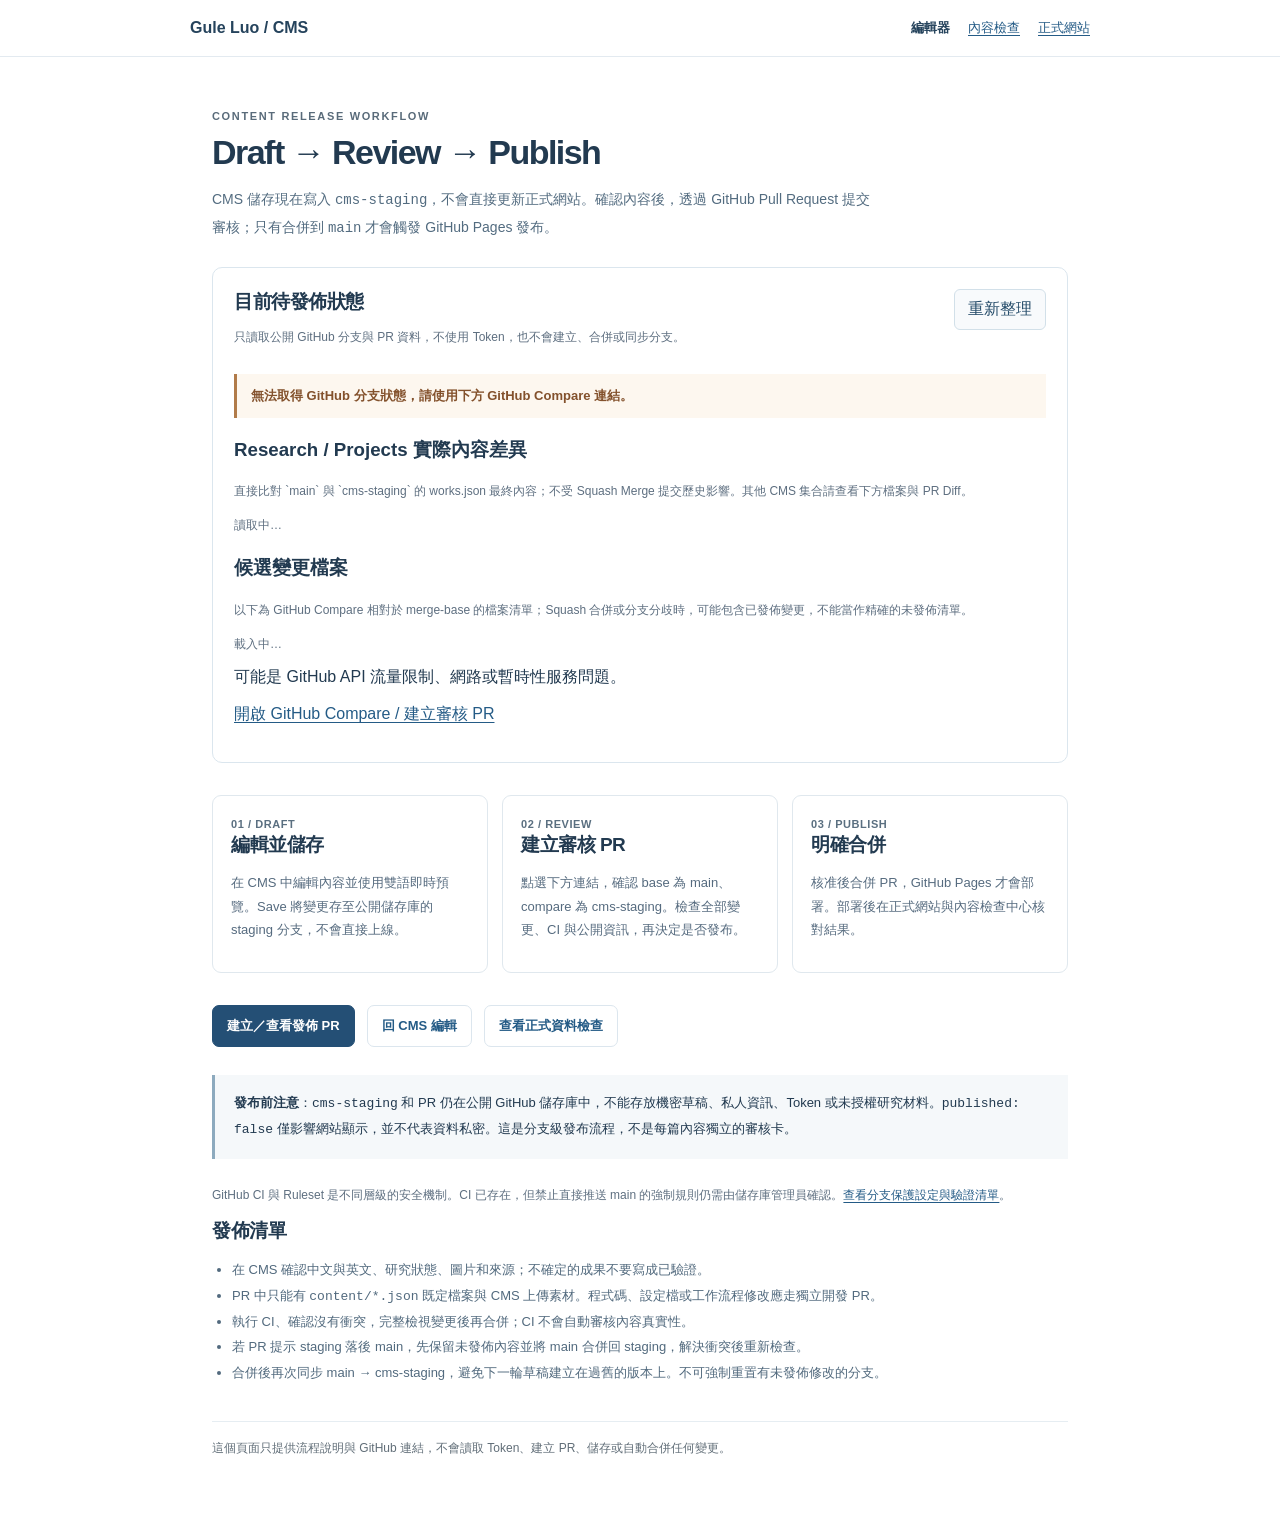
<file: admin/publish.html>
<!doctype html>
<html lang="zh-Hant">
<head>
<meta charset="utf-8"><meta name="viewport" content="width=device-width,initial-scale=1">
<meta name="robots" content="noindex,nofollow">
<meta name="color-scheme" content="light">
<title>Draft → Review → Publish · Portfolio CMS</title>
<style>
:root{font-family:Inter,-apple-system,BlinkMacSystemFont,"Segoe UI",sans-serif;color:#223a50;background:#fff}*{box-sizing:border-box}
body{margin:0}a{color:#245b86;text-underline-offset:3px}a:focus-visible{outline:3px solid #8db7dc;outline-offset:3px}
header{border-bottom:1px solid #e3eaf0;padding:19px max(22px,calc((100vw - 900px)/2));display:flex;gap:20px;align-items:center;justify-content:space-between;flex-wrap:wrap}
header a:first-child{color:#25435c;font-weight:750;text-decoration:none}nav{display:flex;gap:18px;font-size:13px}
main{max-width:900px;margin:auto;padding:42px 22px 70px}h1{font-size:34px;letter-spacing:-.045em;margin:8px 0 14px}
h2{font-size:19px;letter-spacing:-.025em;margin:0 0 12px}.kicker{color:#596b7a;letter-spacing:.15em;font-size:11px;font-weight:750}
.lead{font-size:14px;color:#536c80;line-height:1.9;max-width:670px}.steps{display:grid;grid-template-columns:repeat(3,minmax(0,1fr));gap:14px;margin:32px 0}
article{border:1px solid #e0e8ee;border-radius:9px;padding:18px;min-width:0}article p{font-size:13px;line-height:1.8;color:#566b7f}
.step{font-size:11px;color:#5a6f80;font-weight:700;letter-spacing:.05em}.actions{display:flex;flex-wrap:wrap;gap:12px;margin:18px 0 28px}
.actions a{padding:11px 14px;border:1px solid #dce6ee;border-radius:7px;text-decoration:none;font-size:13px;font-weight:650}
.actions a.primary{background:#244f75;color:#fff;border-color:#244f75}.warning{padding:16px 19px;border-left:3px solid #8daabe;background:#f5f8fa;font-size:13px;line-height:1.9;margin:26px 0}
ul{padding-left:20px;color:#526a7e;line-height:1.95;font-size:13px}footer{font-size:12px;color:#616e78;border-top:1px solid #e6edf2;padding-top:18px;margin-top:36px}
@media(max-width:680px){.steps{grid-template-columns:1fr}h1{font-size:27px}header{padding:15px 22px}}
.release-panel{border:1px solid #dbe6ee;border-radius:10px;padding:21px;margin:26px 0;background:#fff}
.release-panel h2{margin-bottom:6px}.release-top{display:flex;align-items:start;justify-content:space-between;gap:12px;flex-wrap:wrap}
.refresh{padding:9px 13px;border:1px solid #d2e0e9;border-radius:6px;background:#f8fafc;color:#254c6a;font:inherit;cursor:pointer}
.refresh:disabled{opacity:.55;cursor:wait}.refresh:focus-visible{outline:3px solid #8db7dc;outline-offset:2px}
.state{font-size:13px;font-weight:650;color:#425d70;padding:11px 14px;border-left:3px solid #829bab;background:#f5f8fa;line-height:1.7}
.state.synced{border-left-color:#4c8b78;background:#eef7f2;color:#315f50}
.state.attention{border-left-color:#b17b49;background:#fdf7ef;color:#83512c}
.state.review{border-left-color:#668fb2;background:#f0f6fb;color:#385c7a}
#branch-delta{font-size:12px;color:#5e7080;margin:10px 0}
#release-notes{margin:12px 0}#release-notes p{font-size:12px;line-height:1.75;color:#6a5965;margin:7px 0}
.file-list{list-style:none;padding:0;margin:10px 0;max-height:260px;overflow:auto;border-top:1px solid #e5edf2}
.file-list li{display:flex;justify-content:space-between;gap:12px;padding:9px 0;border-bottom:1px solid #e5edf2}
.file-list li.unsafe{color:#a64c3c}.file-name{overflow-wrap:anywhere;min-width:0}.file-state{flex:none;color:#616d77}
.quiet,.release-caption{font-size:12px;line-height:1.8;color:#5e6f80}
</style>
</head>
<body>
<header><a href="../">Gule Luo / CMS</a><nav aria-label="Navigation"><a href="./">編輯器</a><a href="review.html">內容檢查</a><a href="../">正式網站</a></nav></header>
<main>
<p class="kicker">CONTENT RELEASE WORKFLOW</p>
<h1>Draft → Review → Publish</h1>
<p class="lead">CMS 儲存現在寫入 <code>cms-staging</code>，不會直接更新正式網站。確認內容後，透過 GitHub Pull Request 提交審核；只有合併到 <code>main</code> 才會觸發 GitHub Pages 發布。</p>
<section class="release-panel" aria-labelledby="release-heading">
<div class="release-top"><div><h2 id="release-heading">目前待發佈狀態</h2><p class="release-caption">只讀取公開 GitHub 分支與 PR 資料，不使用 Token，也不會建立、合併或同步分支。</p></div>
<button class="refresh" id="refresh" type="button">重新整理</button></div>
<p class="state" id="release-status" role="status" aria-live="polite">正在讀取 GitHub 分支狀態…</p>
<p id="branch-delta"></p>
<h3>Research / Projects 實際內容差異</h3>
<p class="release-caption">直接比對 `main` 與 `cms-staging` 的 works.json 最終內容；不受 Squash Merge 提交歷史影響。其他 CMS 集合請查看下方檔案與 PR Diff。</p>
<div id="work-diff" aria-live="polite"><p class="quiet">讀取中…</p></div>
<h3>候選變更檔案</h3>
<p class="release-caption">以下為 GitHub Compare 相對於 merge-base 的檔案清單；Squash 合併或分支分歧時，可能包含已發佈變更，不能當作精確的未發佈清單。</p>
<div id="changed-files"><p class="quiet">載入中…</p></div>
<div id="release-notes" aria-label="發佈前提醒"></div>
<p><a id="release-link" href="https://github.com/Gule7309/yuhisang.lo/compare/main...cms-staging?expand=1" target="_blank" rel="noopener noreferrer">開啟 GitHub Compare / 建立審核 PR</a></p>
</section>
<div class="steps">
<article><span class="step">01 / DRAFT</span><h2>編輯並儲存</h2><p>在 CMS 中編輯內容並使用雙語即時預覽。Save 將變更存至公開儲存庫的 staging 分支，不會直接上線。</p></article>
<article><span class="step">02 / REVIEW</span><h2>建立審核 PR</h2><p>點選下方連結，確認 base 為 main、compare 為 cms-staging。檢查全部變更、CI 與公開資訊，再決定是否發布。</p></article>
<article><span class="step">03 / PUBLISH</span><h2>明確合併</h2><p>核准後合併 PR，GitHub Pages 才會部署。部署後在正式網站與內容檢查中心核對結果。</p></article>
</div>
<div class="actions">
<a class="primary" href="https://github.com/Gule7309/yuhisang.lo/compare/main...cms-staging?expand=1" target="_blank" rel="noopener noreferrer">建立／查看發佈 PR</a>
<a href="./">回 CMS 編輯</a>
<a href="review.html">查看正式資料檢查</a>
</div>
<div class="warning"><strong>發布前注意</strong>：<code>cms-staging</code> 和 PR 仍在公開 GitHub 儲存庫中，不能存放機密草稿、私人資訊、Token 或未授權研究材料。<code>published: false</code> 僅影響網站顯示，並不代表資料私密。這是分支級發布流程，不是每篇內容獨立的審核卡。</div>
<p class="release-caption">GitHub CI 與 Ruleset 是不同層級的安全機制。CI 已存在，但禁止直接推送 main 的強制規則仍需由儲存庫管理員確認。<a href="https://github.com/Gule7309/yuhisang.lo/blob/main/docs/release-governance.md" target="_blank" rel="noopener noreferrer">查看分支保護設定與驗證清單</a>。</p>
<h2>發佈清單</h2>
<ul>
<li>在 CMS 確認中文與英文、研究狀態、圖片和來源；不確定的成果不要寫成已驗證。</li>
<li>PR 中只能有 <code>content/*.json</code> 既定檔案與 CMS 上傳素材。程式碼、設定檔或工作流程修改應走獨立開發 PR。</li>
<li>執行 CI、確認沒有衝突，完整檢視變更後再合併；CI 不會自動審核內容真實性。</li>
<li>若 PR 提示 staging 落後 main，先保留未發佈內容並將 main 合併回 staging，解決衝突後重新檢查。</li>
<li>合併後再次同步 main → cms-staging，避免下一輪草稿建立在過舊的版本上。不可強制重置有未發佈修改的分支。</li>
</ul>
<footer>這個頁面只提供流程說明與 GitHub 連結，不會讀取 Token、建立 PR、儲存或自動合併任何變更。</footer>
</main>
<script src="release-status-core.js"></script><script src="release-status.js"></script>
</body></html>
</file>
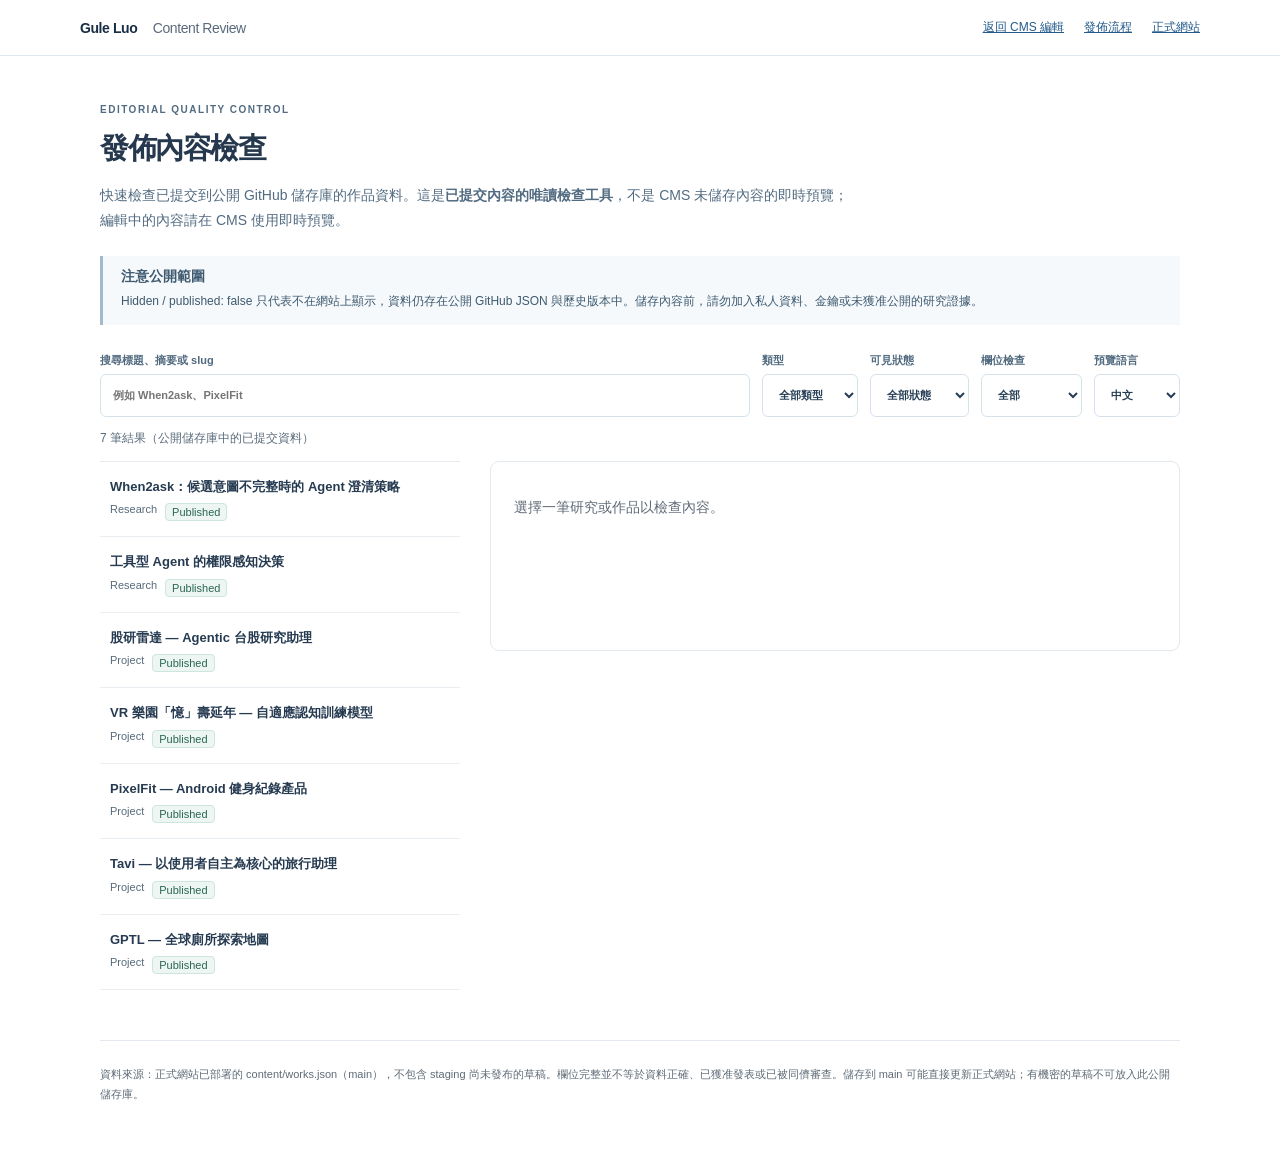
<file: admin/review.html>
<!doctype html>
<html lang="zh-Hant">
<head>
<meta charset="utf-8"><meta name="viewport" content="width=device-width,initial-scale=1">
<meta name="robots" content="noindex,nofollow">
<title>Content Review · Gule Luo CMS</title>
<link rel="stylesheet" href="review.css">
</head>
<body>
<a class="skip" href="#content">跳至主要內容</a>
<header class="top"><a class="brand" href="../">Gule Luo <span>Content Review</span></a><nav aria-label="工具導覽"><a href="./">返回 CMS 編輯</a><a href="publish.html">發佈流程</a><a href="../">正式網站</a></nav></header>
<main id="content">
<div class="intro"><p class="eyebrow">EDITORIAL QUALITY CONTROL</p><h1>發佈內容檢查</h1>
<p>快速檢查已提交到公開 GitHub 儲存庫的作品資料。這是<strong>已提交內容的唯讀檢查工具</strong>，不是 CMS 未儲存內容的即時預覽；編輯中的內容請在 CMS 使用即時預覽。</p></div>
<div class="notice" role="note"><strong>注意公開範圍</strong><p>Hidden / published: false 只代表不在網站上顯示，資料仍存在公開 GitHub JSON 與歷史版本中。儲存內容前，請勿加入私人資料、金鑰或未獲准公開的研究證據。</p></div>
<div class="toolbar">
<label for="search">搜尋標題、摘要或 slug<input id="search" type="search" placeholder="例如 When2ask、PixelFit" autocomplete="off"></label>
<label for="type">類型<select id="type"><option value="all">全部類型</option><option value="research">Research</option><option value="project">Projects</option></select></label>
<label for="visibility">可見狀態<select id="visibility"><option value="all">全部狀態</option><option value="published">Published</option><option value="hidden">Hidden</option></select></label>
<label for="problems">欄位檢查<select id="problems"><option value="all">全部</option><option value="issues">只看需修正</option></select></label>
<label for="lang">預覽語言<select id="lang"><option value="zh">中文</option><option value="en">English</option></select></label>
</div>
<p id="status" role="status" aria-live="polite">讀取公開內容中…</p>
<div class="layout">
<section aria-label="作品列表"><div id="list" class="list"></div></section>
<aside id="detail" aria-label="內容檢查結果"><p class="placeholder">選擇一筆研究或作品以檢查內容。</p></aside>
</div>
<footer><p>資料來源：正式網站已部署的 content/works.json（main），不包含 staging 尚未發布的草稿。欄位完整並不等於資料正確、已獲准發表或已被同儕審查。儲存到 main 可能直接更新正式網站；有機密的草稿不可放入此公開儲存庫。</p></footer>
</main><script src="review-core.js"></script><script src="review.js"></script>
</body></html>
</file>
<file: admin/review.css>
:root{font-family:Inter,-apple-system,BlinkMacSystemFont,"Segoe UI",sans-serif;color:#26384d;background:#fff;font-size:14px}*{box-sizing:border-box}body{margin:0}a{color:#245b8c}a:focus-visible,button:focus-visible,input:focus-visible,select:focus-visible{outline:3px solid #8bb9e8;outline-offset:2px}.skip{position:absolute;left:-9999px}.skip:focus{left:12px;top:12px;background:white;padding:12px;z-index:10}.top{display:flex;align-items:center;justify-content:space-between;gap:16px;padding:19px max(20px,calc((100vw - 1120px)/2));border-bottom:1px solid #e0e8ef}.brand{font-weight:750;color:#192e45;text-decoration:none;letter-spacing:-.03em}.brand span{font-weight:500;color:#5a6a7b;margin-left:12px}.top nav{display:flex;gap:20px;font-size:12px}main{max-width:1120px;margin:auto;padding:35px 20px 60px}.intro{max-width:760px}.eyebrow{font-size:10px;color:#586d7e;letter-spacing:.15em;font-weight:750}.intro h1{font-size:29px;letter-spacing:-.05em;margin:9px 0 14px}.intro p{color:#526b81;line-height:1.8}.notice{border-left:3px solid #a4b9c9;background:#f6f9fb;padding:12px 18px;margin:23px 0 28px;color:#3e5a70}.notice p{margin:5px 0 0;font-size:12px;line-height:1.8}.toolbar{display:flex;align-items:end;flex-wrap:wrap;gap:12px;margin-bottom:13px}.toolbar label{display:grid;gap:6px;color:#50697e;font-size:11px;font-weight:700}.toolbar label:first-child{flex:1;min-width:190px}.toolbar input,.toolbar select{font:inherit;border:1px solid #d6e2eb;border-radius:6px;background:#fff;padding:10px 12px;height:43px;color:#263e55}.toolbar input{width:100%}#status{font-size:12px;color:#5a6b7b;min-height:19px}.layout{display:grid;grid-template-columns:minmax(230px,360px) minmax(0,1fr);gap:30px;align-items:start}.list{border-top:1px solid #e4eaf0}.item{display:block;text-align:left;width:100%;border:0;border-bottom:1px solid #e8eef2;background:transparent;color:#263b51;padding:15px 10px;cursor:pointer}.item:hover,.item[aria-pressed="true"]{background:#f3f7fa}.item strong{display:block;font-size:13px;line-height:1.5;margin-bottom:7px}.meta{display:flex;gap:8px;flex-wrap:wrap;color:#566a7b;font-size:11px}.chip{border:1px solid #dce6ed;padding:2px 6px;border-radius:4px}.chip.hidden{background:#f5f5f6}.chip.live{background:#edf6f2;color:#2a6652;border-color:#cce6d9}#detail{border:1px solid #e2e9ef;border-radius:9px;padding:23px;min-height:190px;overflow-wrap:anywhere}.placeholder{color:#606a76}.detail-title{font-size:22px;line-height:1.4;margin:6px 0 12px;letter-spacing:-.03em}.detail-summary{font-size:13px;line-height:1.9;color:#50677e;white-space:pre-wrap}.detail-links{display:flex;flex-wrap:wrap;gap:14px;font-size:12px;margin:15px 0}.checklist{list-style:none;padding:0;margin:22px 0 0}.checklist li{display:flex;align-items:start;gap:11px;border-top:1px solid #e8eef2;padding:12px 0;font-size:12px;line-height:1.6}.checklist li .state{flex:none;color:#5f6f7d;font-weight:700;min-width:48px}.checklist li.issue .state{color:#a15c2a}.checklist li.ok .state{color:#32705d}.checklist li.note .state{color:#546d84}#detail h3{font-size:14px;margin:21px 0 8px}footer{margin-top:50px;border-top:1px solid #e4e9ef;padding-top:13px;color:#5f6b76;font-size:11px;line-height:1.8}@media(max-width:780px){.layout{grid-template-columns:1fr}.toolbar label:first-child{flex-basis:100%}.top{padding:16px 20px;flex-wrap:wrap}.top nav{gap:13px}#detail{padding:17px}}@media(prefers-reduced-motion:reduce){*{scroll-behavior:auto!important}}
</file>
